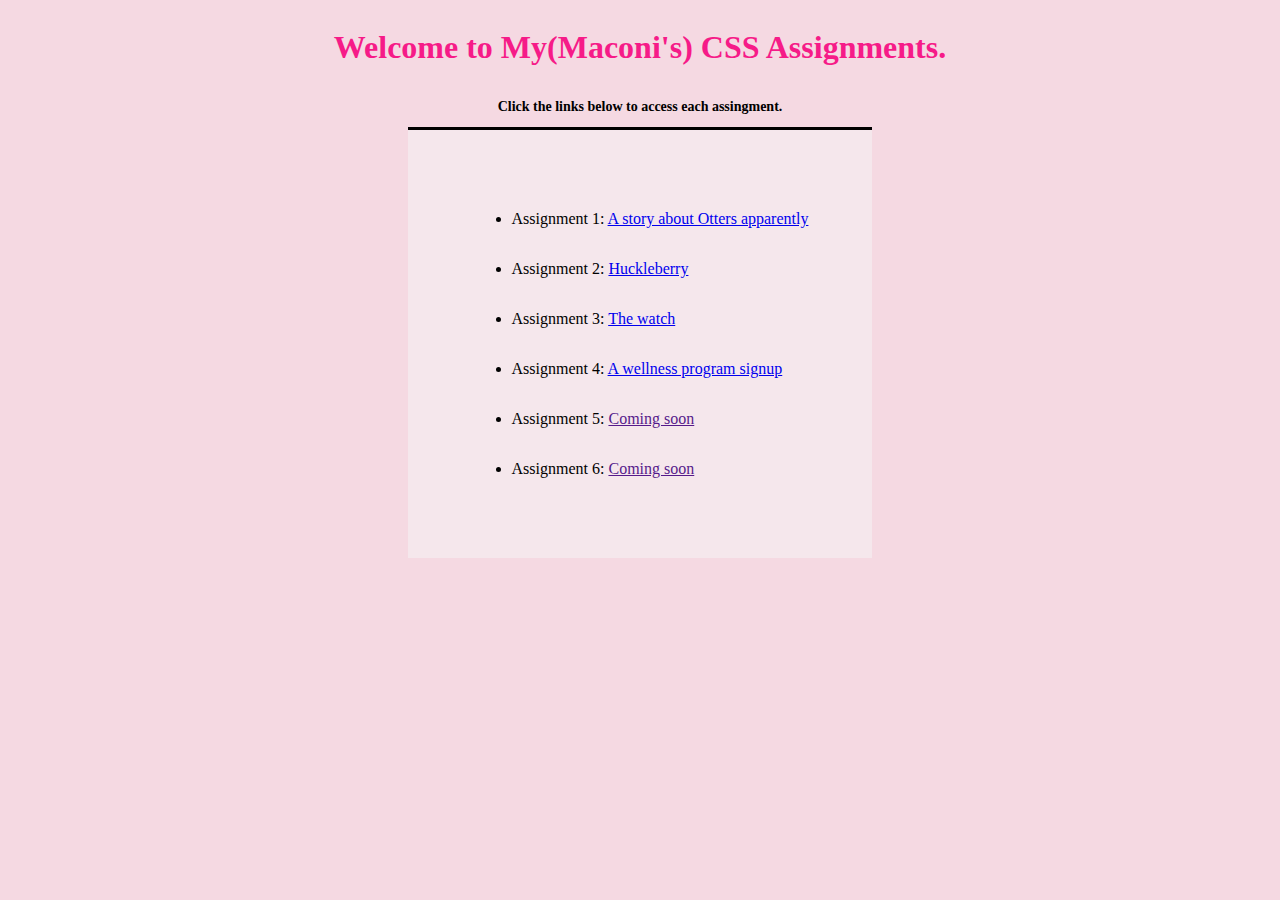
<file: index.html>
<!DOCTYPE html>
<html lang="en">
  <head>
    <meta charset="UTF-8" />
    <meta name="viewport" content="width=device-width, initial-scale=1.0" />
    <title>Maconi's CSS Assignments</title>
    <style>
      /* * { */
      /* padding: 0; */
      /* margin: 0; */
      /* } */
      .containeralpha {
        background-color: rgb(245, 217, 226);
        display: flex;
        flex-direction: column;
        align-content: center;
        justify-content: center;
      }
      .container1 {
        display: flex;
        flex-direction: column;
        justify-content: center;
        align-items: center;
        /* background-color: aquamarine; */
      }

      .container2 {
        display: flex;
        flex-direction: column;
        justify-content: center;
        align-items: center;
        max-width: 500px;
        margin: 0 auto;
        padding: 4rem;
        border-top: 3px solid black;

        background-color: rgb(245, 231, 236);
      }
      .list {
        display: flex;
        flex-direction: column;
        gap: 2rem;
      }
    </style>
  </head>
  <body class="containeralpha">
    <div class="container1">
      <h1 style="color: rgb(246, 27, 136)">
        Welcome to My(Maconi's) CSS Assignments.
      </h1>
      <h2 style="font-size: 14px">
        Click the links below to access each assingment.
      </h2>
    </div>
    <div class="container2">
      <ul class="list">
        <li>
          Assignment 1:
          <a href="./assignment1.html">A story about Otters apparently</a>
        </li>

        <li>
          Assignment 2:
          <a href="./assignment2.html">Huckleberry</a>
        </li>

        <li>Assignment 3: <a href="./assignment3.html">The watch</a></li>
        <li>
          Assignment 4:
          <a href="./assignment4.html">A wellness program signup</a>
        </li>
        <li>Assignment 5: <a href="">Coming soon</a></li>
        <li>Assignment 6: <a href="">Coming soon</a></li>
      </ul>
    </div>
  </body>
</html>
</file>
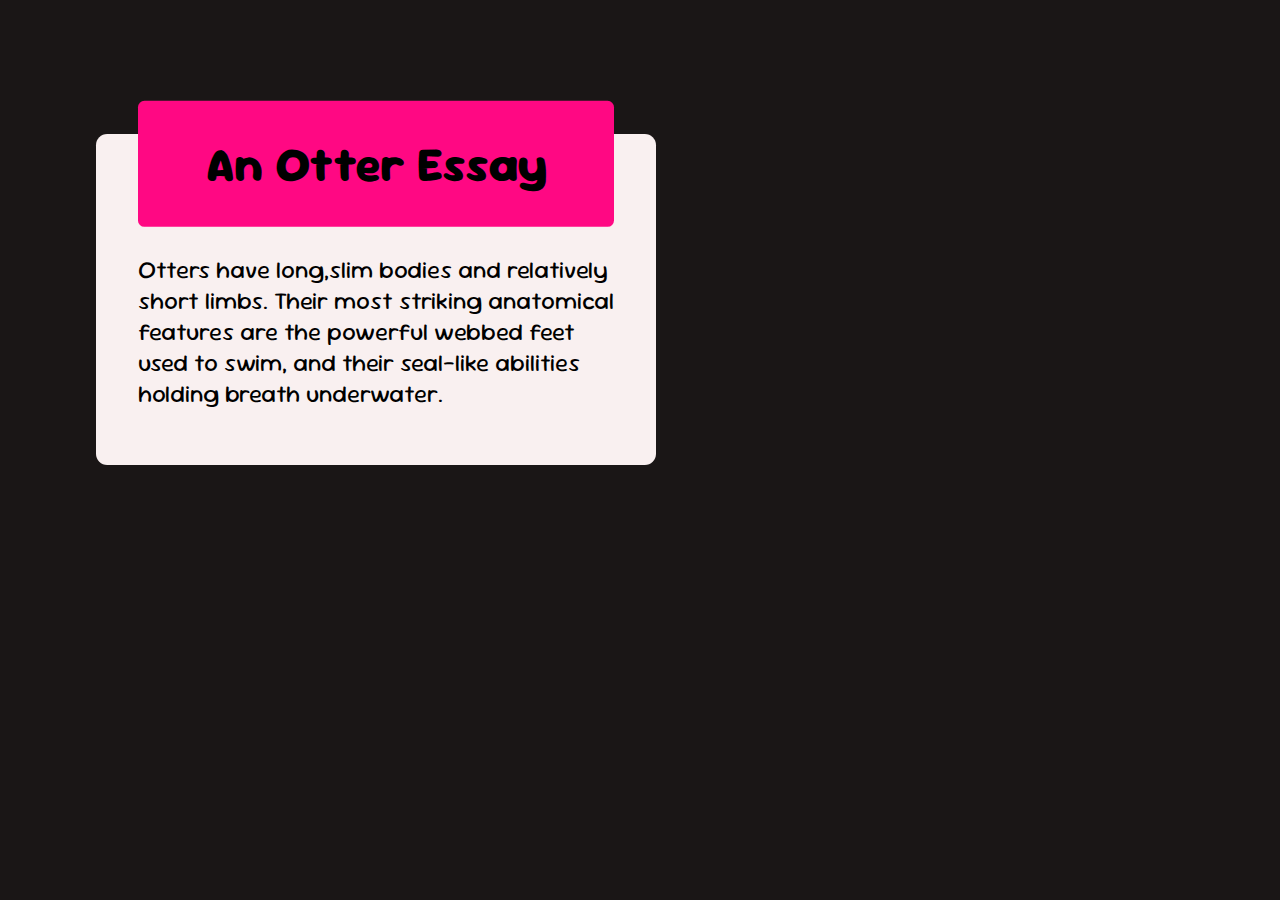
<file: assignment1.html>
<!DOCTYPE html>
<html lang="en">
  <head>
    <link rel="preconnect" href="https://fonts.googleapis.com" />
    <link rel="preconnect" href="https://fonts.gstatic.com" crossorigin />
    <link
      href="https://fonts.googleapis.com/css2?family=Sour+Gummy:ital,wght@0,100..900;1,100..900&display=swap"
      rel="stylesheet"
    />
    <meta charset="UTF-8" />
    <meta name="viewport" content="width=device-width, initial-scale=1.0" />
    <title>Document</title>
    <style>
      .main {
        background-color: rgb(26, 22, 22);
        font-family: "Sour Gummy", serif;
        font-weight: 400;
        font-style: normal;
      }
      .container {
        display: flex;
        align-items: center;
        flex-direction: column;
        max-width: 35rem;
        margin-left: 5.5rem;
      }
      .title-container {
        display: flex;
        width: 85%;
        justify-content: center;
        border-radius: 0.4rem;
        background-color: rgb(255, 8, 131);
        transform: translateY(5.8rem);
      }
      .title {
        font-size: 3rem;
        font-weight: 800;
      }
      .text-container {
        padding: 6rem 0rem 2rem 0rem;
        background-color: rgb(249, 240, 240);
        border-radius: 0.7rem;
        display: flex;
        justify-content: center;
      }
      .text {
        width: 85%;
        font-size: 1.5rem;
      }
    </style>
  </head>
  <body class="main">
    <div class="container">
      <div class="title-container">
        <h1 class="title">An Otter Essay</h1>
      </div>
      <div class="text-container">
        <p class="text">
          Otters have long,slim bodies and relatively short limbs. Their most
          striking anatomical features are the powerful webbed feet used to
          swim, and their seal-like abilities holding breath underwater.
        </p>
      </div>
    </div>
  </body>
</html>
</file>
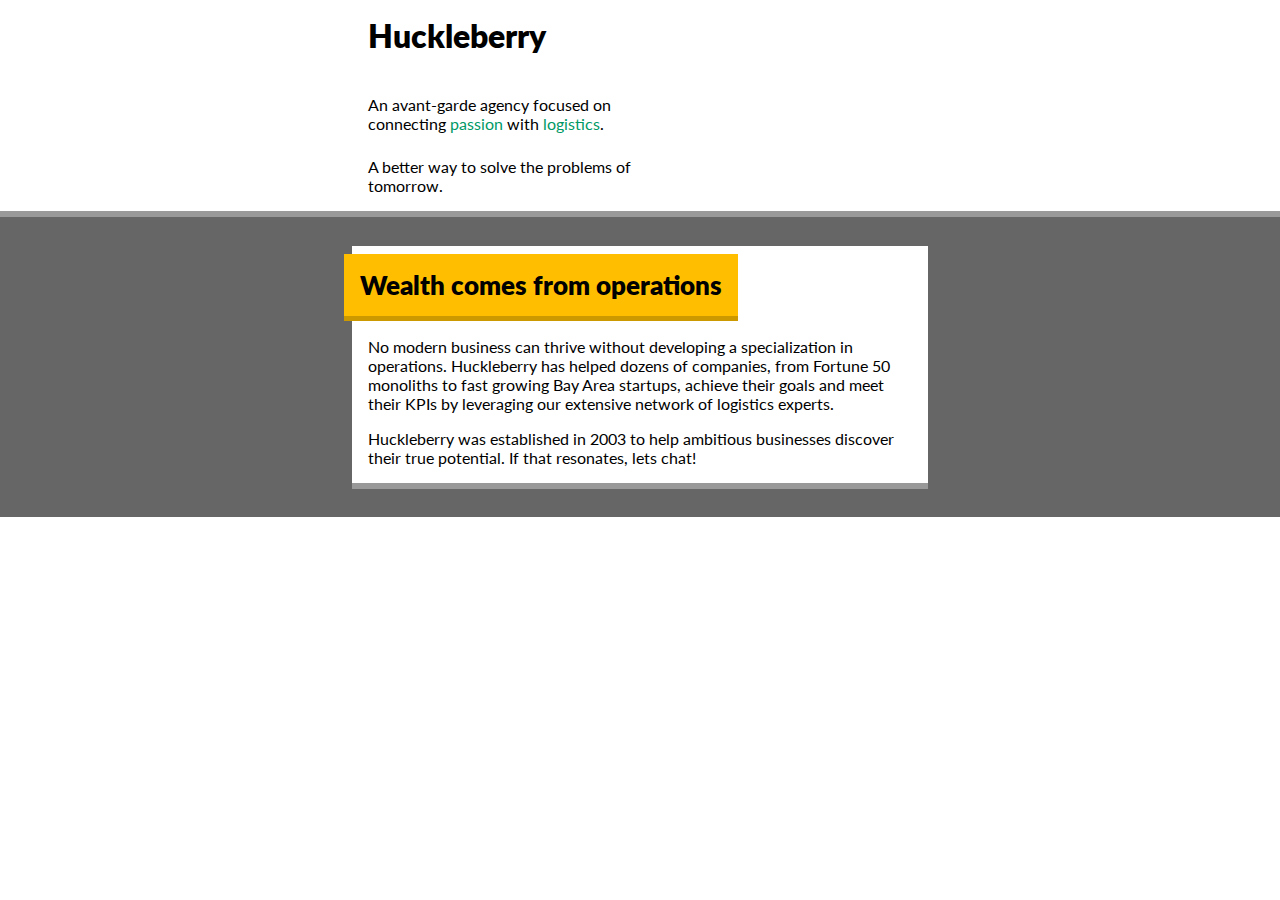
<file: assignment2.html>
<!DOCTYPE html>
<html lang="en">
  <head>
    <meta charset="UTF-8" />
    <meta name="viewport" content="width=device-width, initial-scale=1.0" />
    <title>Huckleberry</title>
    <link rel="preconnect" href="https://fonts.googleapis.com" />
    <link rel="preconnect" href="https://fonts.gstatic.com" crossorigin />
    <link
      href="https://fonts.googleapis.com/css2?family=Lato:ital,wght@0,100;0,300;0,400;0,700;0,900;1,100;1,300;1,400;1,700;1,900&display=swap"
      rel="stylesheet"
    />
    <style>
      * {
        margin: 0;
        padding: 0;
      }

      .background {
        background-color: #fff;

        font-family: "Lato", serif;
        font-weight: 400;
        font-style: normal;
      }
      .container1 {
        display: flex;
        flex-direction: column;
        align-items: center;
        justify-content: center;
        /* background-color: palevioletred; */
        min-height: 200px;
      }
      .minicontainer1 {
        width: 45%;
      }

      @media only screen and (max-width: 768px) {
        .minicontainer1 {
          width: 100%;
        }
      }
      .minicontainer1text {
        width: 100%;
        max-width: 20rem;
        display: flex;
        flex-direction: column;
        gap: 1.5rem;
        padding: 1rem;
      }
      .title1 {
        font-size: 2rem;
        margin-bottom: 1rem;
        font-weight: 800;
      }
      .body1 {
        font-weight: 400;
      }
      .container2 {
        display: flex;
        align-items: center;
        justify-content: center;
        /* background-color: #666; */
        background-color: rgba(102, 102, 102, 1);
        border-top: 6px solid #999;
        min-height: 300px;
      }
      .minicontainer2 {
        background-color: #fff;
        width: 45%;
        border-bottom: 6px solid #999;
      }

      @media only screen and (max-width: 768px) {
        .minicontainer2 {
          width: 100%;
        }
      }
      .title2container {
        background-color: #ffbf00;
        border-bottom: 5px solid #c90;
        max-width: fit-content;
        transform: translateX(-0.5rem);
      }

      .title2 {
        font-weight: 800;
        font-size: 1.6rem;
        padding: 1rem;
        margin-top: 0.5rem;
      }

      .minicontainer2text {
        padding: 1rem;
        display: flex;
        flex-direction: column;
        gap: 1rem;
      }
    </style>
  </head>
  <body class="background">
    <div class="container1">
      <div class="minicontainer1">
        <div class="minicontainer1text">
          <h1 class="title1">Huckleberry</h1>
          <p class="body1">
            An avant-garde agency focused on connecting
            <span style="color: #009966">passion</span> with
            <span style="color: #009966">logistics</span>.
          </p>
          <p class="body1">A better way to solve the problems of tomorrow.</p>
        </div>
      </div>
    </div>
    <div class="container2">
      <div class="minicontainer2">
        <div class="title2container">
          <h2 class="title2">Wealth comes from operations</h2>
        </div>
        <div class="minicontainer2text">
          <p>
            No modern business can thrive without developing a specialization in
            operations. Huckleberry has helped dozens of companies, from Fortune
            50 monoliths to fast growing Bay Area startups, achieve their goals
            and meet their KPIs by leveraging our extensive network of logistics
            experts.
          </p>
          <p>
            Huckleberry was established in 2003 to help ambitious businesses
            discover their true potential. If that resonates, lets chat!
          </p>
        </div>
      </div>
    </div>
  </body>
</html>
</file>
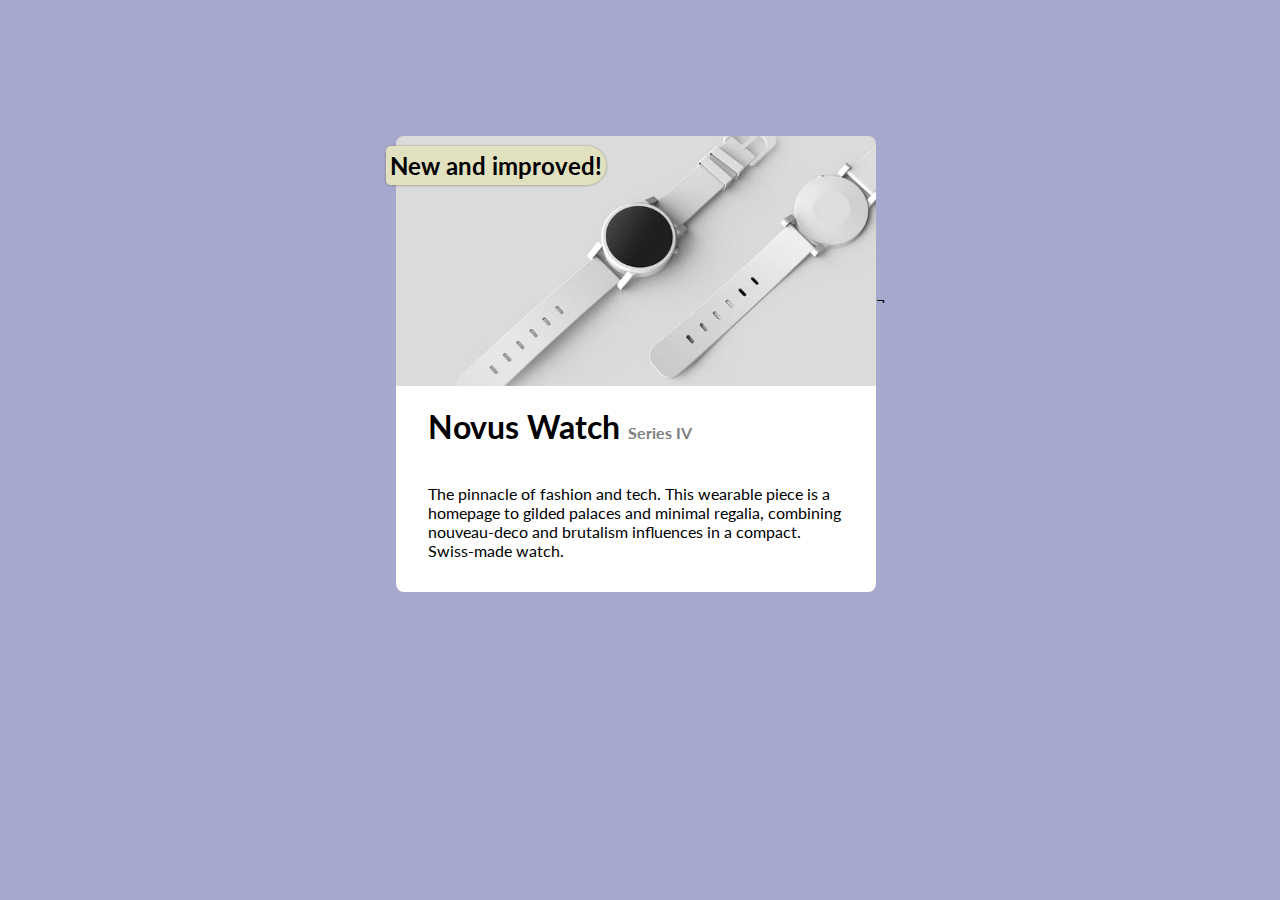
<file: assignment3.html>
<!DOCTYPE html>
<html lang="en">
  <head>
    <meta charset="UTF-8" />
    <meta name="viewport" content="width=device-width, initial-scale=1.0" />
    <title>Watch photo</title>
    <link rel="preconnect" href="https://fonts.googleapis.com" />
    <link rel="preconnect" href="https://fonts.gstatic.com" crossorigin />
    <link
      href="https://fonts.googleapis.com/css2?family=Lato&display=swap"
      rel="stylesheet"
    />
    <style>
      body {
        font-family: "Lato", serif;
        font-weight: 400;
        font-style: normal;
      }

      h2 {
        padding: 0;
        margin: 0;
      }
      .background {
        background-color: rgb(167, 168, 205);
        display: flex;
        align-items: center;
        justify-content: center;
      }

      .container {
        display: flex;
        flex-direction: column;
        margin-top: 8rem;
        width: 30rem;
        position: relative;
      }
      .titlecontainer {
        display: flex;
        justify-content: left;
        background-color: rgb(225, 225, 191);
        box-shadow: 0.2px 0.2px 3px -1px rgba(100, 89, 38, 0.342);

        max-width: fit-content;
        border-top-right-radius: 30px;
        border-bottom-right-radius: 30px;
        border-top-left-radius: 8px;
        border-bottom-left-radius: 8px;
        max-height: fit-content;
        padding: 5px 4px;
        position: absolute;
        left: -10px;
        top: 10px;
      }
      .topcontainer {
        width: 100%;
        border-top-left-radius: 8px;
        border-top-right-radius: 8px;
        /* overflow: hidden; */
        /* background-color: aqua; */
        height: 250px;
        background-image: url("cssmedia/watch.jpeg");
        background-position: center;
        background-size: cover;
      }

      .bottomcontainer {
        display: flex;
        flex-direction: column;
        background-color: white;
        padding: 0rem 2rem 1rem 2rem;
        border-bottom-left-radius: 8px;
        border-bottom-right-radius: 8px;
        margin: 0;
      }
      h1 {
        text-align: left;
        font-size: 2rem;
      }
    </style>
  </head>
  <body class="background">
    <div class="container">
      <div class="titlecontainer">
        <h2>New and improved!</h2>
      </div>
      <div class="titlecontainer">
        <h2>New and improved!</h2>
      </div>
      <div class="titlecontainer">
        <h2>New and improved!</h2>
      </div>
      <div class="titlecontainer">
        <h2>New and improved!</h2>
      </div>
      <div class="topcontainer"></div>
      <div class="bottomcontainer">
        <h1>
          Novus Watch
          <span style="font-size: 16px; color: gray">Series IV</span>
        </h1>
        <p>
          The pinnacle of fashion and tech. This wearable piece is a homepage to
          gilded palaces and minimal regalia, combining nouveau-deco and
          brutalism influences in a compact. Swiss-made watch.
        </p>
      </div>
    </div>
    ¬
  </body>
</html>
</file>
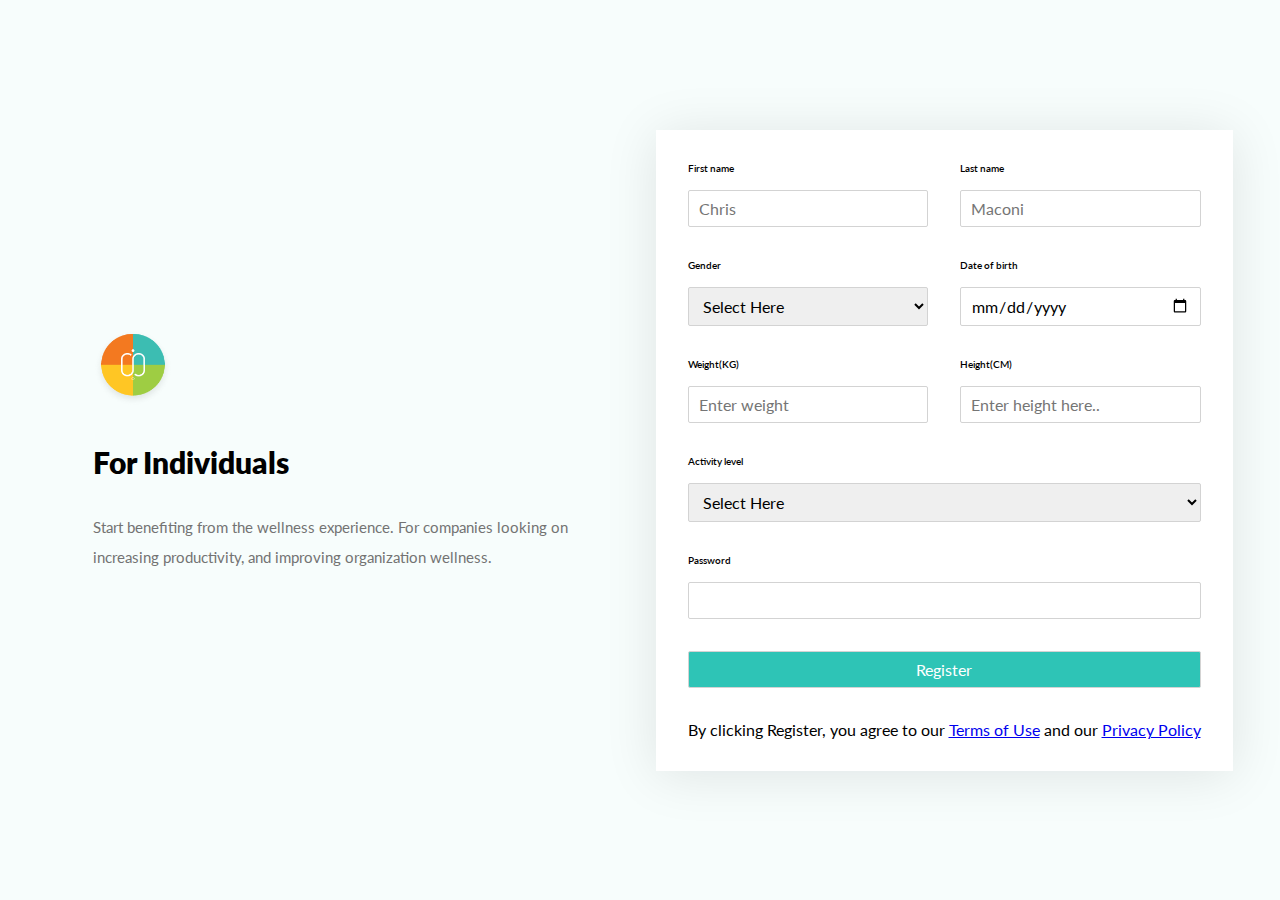
<file: assignment4.html>
<!DOCTYPE html>
<html lang="en">
  <head>
    <meta charset="UTF-8" />
    <meta name="viewport" content="width=device-width, initial-scale=1.0" />
    <title>Document</title>
    <link rel="stylesheet" href="./assignment4.css" />
    <link rel="preconnect" href="https://fonts.googleapis.com" />
    <link rel="preconnect" href="https://fonts.gstatic.com" crossorigin />
    <link
      href="https://fonts.googleapis.com/css2?family=Lato&family=Nunito+Sans:ital,opsz,wght@0,6..12,200..1000;1,6..12,200..1000&display=swap"
      rel="stylesheet"
    />
  </head>
  <body>
    <div class="container">
      <div class="message">
        <div class="logo1">
          <img src="./cssmedia/logo1.png" alt="logo.png" />
        </div>
        <h1>For Individuals</h1>
        <p class="biggertext">
          Start benefiting from the wellness experience. For companies looking
          on increasing productivity, and improving organization wellness.
        </p>
        <p class="smallertext">
          Inspiring wholesome harmony for the mind, body and spirit, for
          everyone, everywhere.
        </p>
      </div>
      <div class="loginform">
        <div class="field">
          <label for="firstname">First name</label>
          <input
            type="text"
            class="input"
            placeholder="Chris"
            id="firstname"
            value=""
          />
        </div>
        <div class="field">
          <label for="lastmame">Last name</label>
          <input type="text" class="input" placeholder="Maconi" id="lastname" />
        </div>
        <div class="field">
          <label for="Gender">Gender</label>
          <select name="Gender" id="Gender" class="input" required>
            <option value="">Select Here</option>
            <option value="Male">Male</option>
            <option value="Female">Female</option>
          </select>
        </div>
        <div class="field">
          <label for="dateofbirth">Date of birth</label>
          <input type="date" class="input" placeholder="Select here" />
        </div>
        <div class="field">
          <label for="weight">Weight(KG)</label>
          <input type="text" class="input" placeholder="Enter weight" />
        </div>
        <div class="field">
          <label for="Height">Height(CM)</label>
          <input type="text" class="input" placeholder="Enter height here.." />
        </div>
        <!-- <div class="field">
          <label for="activitylevel">Activity Level</label>
          <select name="activitylevel" id="activitylevel" class="input" required></select>
        </div> -->
        <div class="field span-2">
          <label for="activitylevel">Activity level</label>
          <select
            name="activitylevel"
            id="activitylevel"
            class="input"
            required
          >
            <option value="">Select Here</option>
            <option value="low">Low</option>
            <option value="high">High</option>
          </select>
        </div>
        <div class="field span-2">
          <label for="password">Password</label>
          <input type="text" class="input" />
        </div>
        <button class="span-2">Register</button>
        <p class="span-2">
          By clicking Register, you agree to our
          <a href="#">Terms of Use</a> and our <a href="#">Privacy Policy</a>
        </p>
      </div>
    </div>
  </body>
</html>
</file>
<file: assignment4.css>
* {
  padding: 0;
  margin: 0;
  box-sizing: border-box;
  font-family: "Lato", serif;
  font-weight: 400;
  font-style: normal;
}

/* 
.input {
  outline: none;
  padding: 5px 10px;
  border-radius: 10px;
  border: 1px solid lightgray;
  font-size: 1rem;
} */

.span-2 {
  grid-column: span 2;
}

body {
  height: 100vh;
}

.container {
  display: grid;
  grid-template-columns: 1fr 1fr;
  justify-items: center;
  align-items: center;
  min-height: 100vh;
  background: rgba(46, 196, 182, 0.04);
  padding: 2rem;
}

.message {
  display: flex;
  flex-direction: column;
  /* align-items: center; */
  justify-content: center;
  max-width: 80%;
  /* margin-left: 5rem; */
  gap: 2rem;
}

img {
  height: 80px;
  width: 80px;
}

.message h1 {
  font-weight: 800;
  font-size: 30px;
}
.message p {
  line-height: 2;
  font-size: 15px;
  color: rgba(115, 115, 115, 1);
}

.biggertext {
  display: block;
}

.smallertext {
  display: none;
}
.loginform {
  display: grid;
  grid-template-columns: 1fr 1fr;
  gap: 2rem;
  padding: 2rem;
  background: white;
  box-shadow: 0px 4px 50px 0px rgba(4, 8, 19, 0.1);
}

label {
  font-size: 10px;
  font-weight: 600;
  font-stretch: expanded;
}

.field {
  display: flex;
  flex-direction: column;
  gap: 1rem;
}

.input,
button {
  outline: none;
  padding: 8px 10px;
  border-radius: 2px;
  border: 1px solid lightgray;
  font-size: 1rem;
  /* color: white; */
}

button {
  background-color: rgba(46, 196, 182);
  color: white;
}

/* responsive styles */
@media (max-width: 768px) {
  .loginform {
    grid-template-columns: 1fr;
    width: 100%;
  }
  .biggertext {
    display: none;
  }
  .smallertext {
    display: block;
  }
  img {
    height: 4rem;
    width: 4rem;
  }
  .container {
    grid-template-columns: 1fr;
    justify-items: flex-start;
    align-items: auto;
    gap: 1rem;
    padding: 4rem 2rem 6rem 2rem;
  }
  .span-2 {
    grid-column: span 1;
  }

  .message {
    display: flex;
    justify-content: flex-start;
    max-width: 100%;
  }
}
</file>
